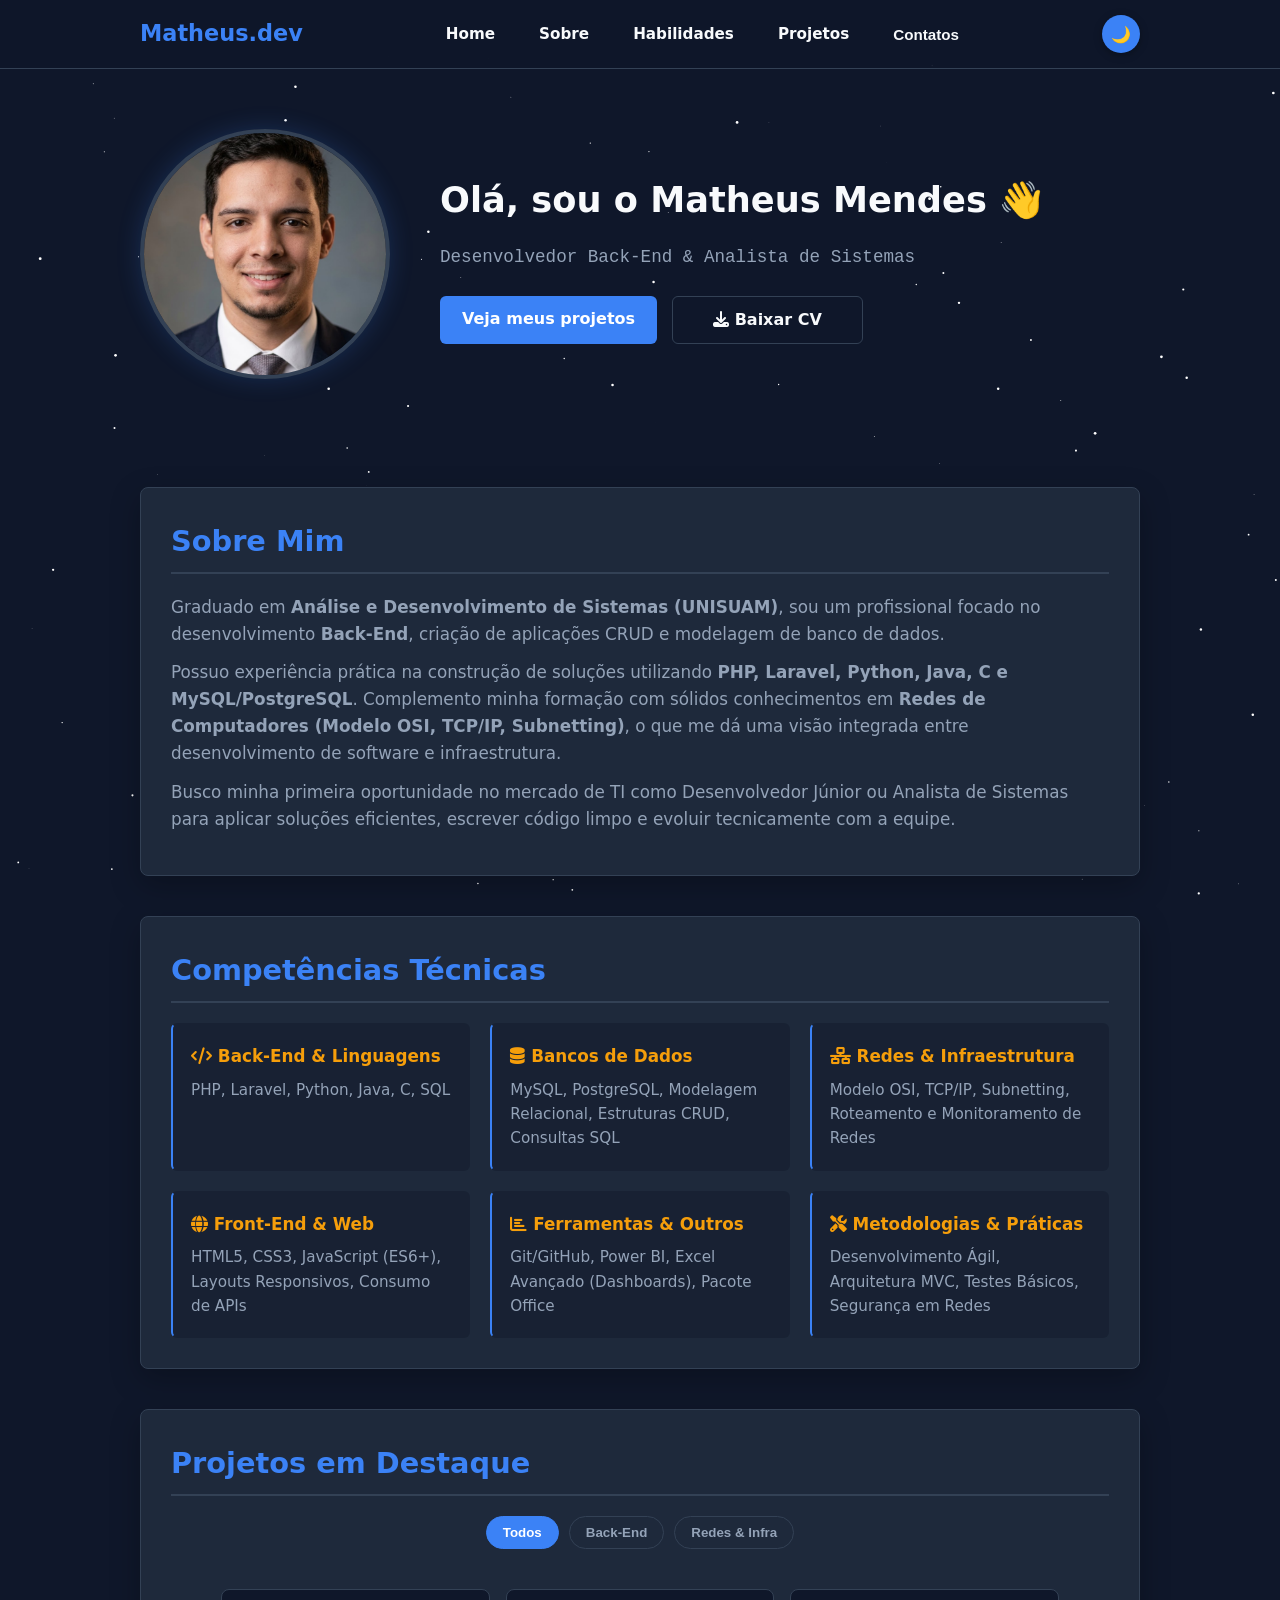
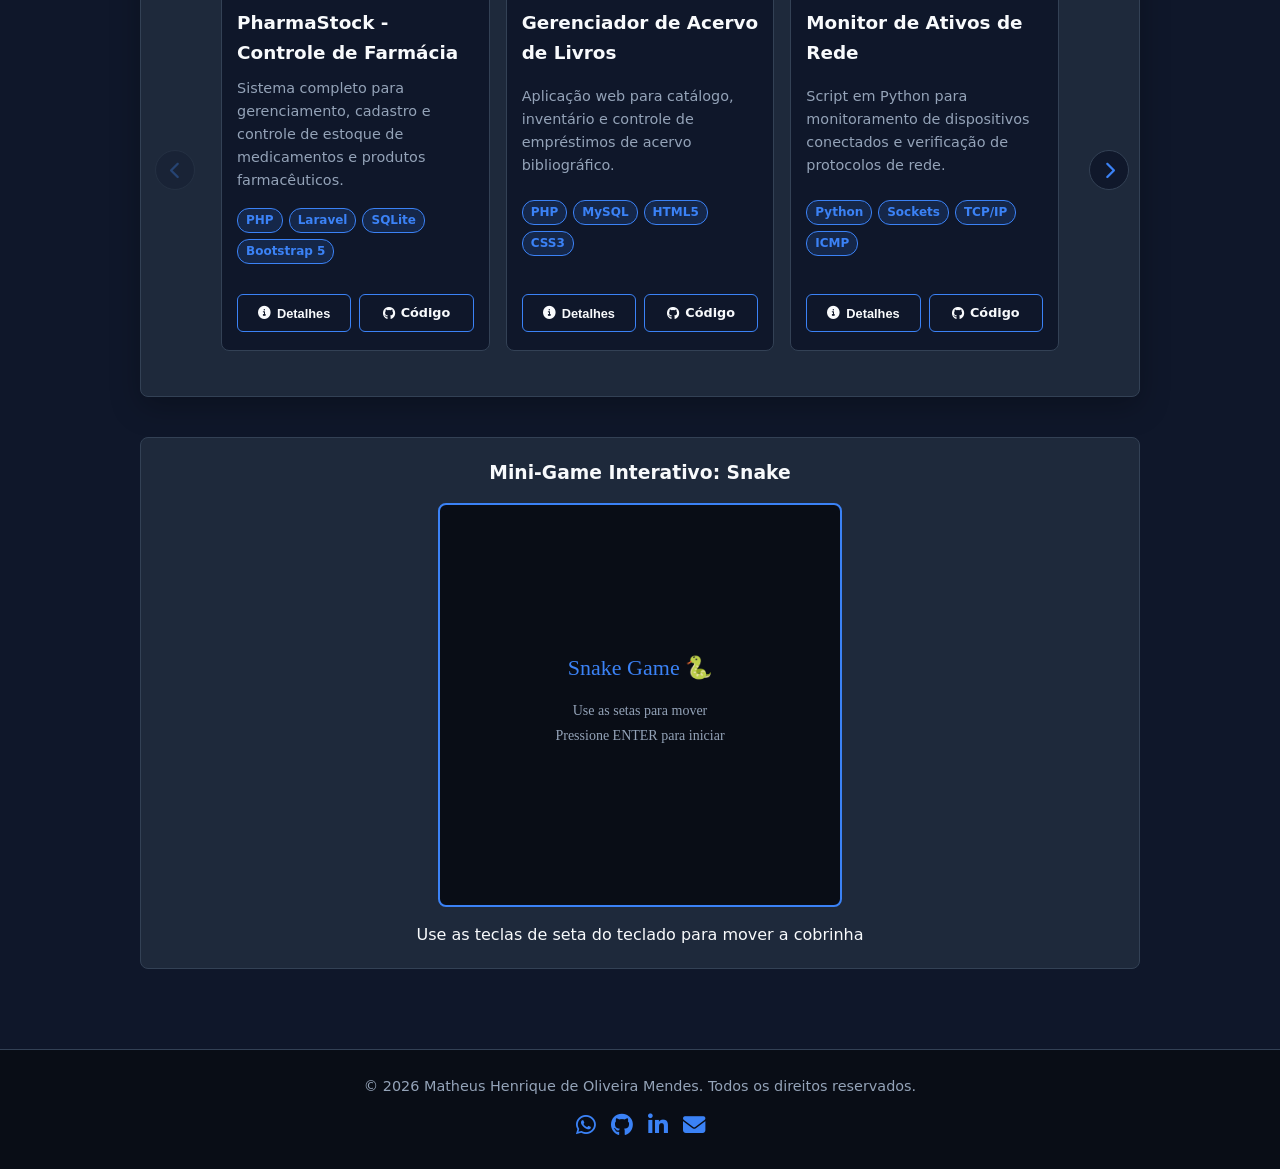
<file: index.html>
<!doctype html>
<html lang="pt-br">
  <head>
    <meta charset="UTF-8" />
    <meta name="viewport" content="width=device-width, initial-scale=1.0" />
    <meta
      name="description"
      content="Portfólio Profissional de Matheus Henrique de Oliveira Mendes - Desenvolvedor Back-End & Analista de Sistemas"
    />
    <title>Portfólio - Matheus Mendes</title>

    <!-- Estilos e Ícones Externos -->
    <link rel="stylesheet" href="assets/css/style.css" />
    <link
      rel="stylesheet"
      href="https://cdnjs.cloudflare.com/ajax/libs/font-awesome/6.5.0/css/all.min.css"
    />
    <link
      rel="shortcut icon"
      href="assets/img/programacao.png"
      type="image/x-icon"
    />
  </head>
  <body>
    <!-- Canvas de Animação de Fundo -->
    <canvas id="star-canvas"></canvas>
    <canvas id="background-canvas"></canvas>

    <!-- Botão Flutuante: Voltar ao Topo -->
    <button
      id="btn-topo"
      class="floater"
      title="Voltar ao topo"
      aria-label="Voltar ao topo"
    >
      <i class="fas fa-chevron-up"></i>
    </button>

    <!-- Cabeçalho & Navegação Principal -->
    <header>
      <nav class="navbar">
        <div class="logo"><a href="#home">Matheus.dev</a></div>

        <ul class="nav-links">
          <li><a href="#home">Home</a></li>
          <li><a href="#sobre">Sobre</a></li>
          <li><a href="#habilidades">Habilidades</a></li>
          <li><a href="#projetos">Projetos</a></li>
          <li class="dropdown">
            <button class="dropdown-toggle" aria-expanded="false">
              Contatos
            </button>
            <div class="dropdown-menu">
              <a
                href="https://wa.me/5521973835834?text=Olá%2C+vim+pelo+seu+site+e+gostaria+de+falar+com+você."
                target="_blank"
                title="WhatsApp"
                ><i class="fab fa-whatsapp"></i> WhatsApp</a
              >
              <a
                href="https://github.com/MatheusHenrique09"
                target="_blank"
                title="GitHub"
                ><i class="fab fa-github"></i> GitHub</a
              >
              <a
                href="https://linkedin.com/in/matheus-mendes-9a10b0290"
                target="_blank"
                title="LinkedIn"
                ><i class="fab fa-linkedin-in"></i> LinkedIn</a
              >
              <a href="mailto:MatheusHdom@Gmail.com" title="E-mail"
                ><i class="fas fa-envelope"></i> E-mail</a
              >
              <a
                href="assets/cv/Matheus_Curriculo.pdf"
                target="_blank"
                title="Currículo"
                ><i class="fas fa-file-alt"></i> Baixar CV</a
              >
            </div>
          </li>
        </ul>

        <!-- Ações da Direita (Tema + Hambúrguer Mobile) -->
        <div class="nav-actions">
          <button
            id="theme-toggle"
            class="theme-toggle"
            aria-label="Alternar tema claro e escuro"
          >
            🌙
          </button>
          <button
            class="hamburger"
            id="hamburger"
            aria-label="Abrir menu de navegação"
          >
            <i class="fas fa-bars"></i>
          </button>
        </div>
      </nav>
    </header>

    <main>
      <!-- Seção Hero / Apresentação -->
      <section id="home" class="hero">
        <div class="hero-content">
          <div class="hero-image">
            <img
              src="assets/img/photo.png"
              alt="Foto de perfil de Matheus Henrique"
              loading="lazy"
            />
          </div>
          <div class="hero-text">
            <h1>Olá, sou o Matheus Mendes 👋</h1>
            <p class="typing-effect">
              Desenvolvedor Back-End & Analista de Sistemas
            </p>
            <div class="hero-actions">
              <a href="#projetos" class="btn-cta">Veja meus projetos</a>
              <a
                href="assets/cv/Matheus_Curriculo.pdf"
                target="_blank"
                class="btn-secondary"
                ><i class="fas fa-download"></i> Baixar CV</a
              >
            </div>
          </div>
        </div>
      </section>

      <!-- Seção Sobre Mim -->
      <section id="sobre" class="sobre">
        <h2>Sobre Mim</h2>
        <p>
          Graduado em
          <strong>Análise e Desenvolvimento de Sistemas (UNISUAM)</strong>, sou
          um profissional focado no desenvolvimento <strong>Back-End</strong>,
          criação de aplicações CRUD e modelagem de banco de dados.
        </p>
        <p>
          Possuo experiência prática na construção de soluções utilizando
          <strong>PHP, Laravel, Python, Java, C e MySQL/PostgreSQL</strong>.
          Complemento minha formação com sólidos conhecimentos em
          <strong>Redes de Computadores (Modelo OSI, TCP/IP, Subnetting)</strong
          >, o que me dá uma visão integrada entre desenvolvimento de software e
          infraestrutura.
        </p>
        <p>
          Busco minha primeira oportunidade no mercado de TI como Desenvolvedor
          Júnior ou Analista de Sistemas para aplicar soluções eficientes,
          escrever código limpo e evoluir tecnicamente com a equipe.
        </p>
      </section>

      <!-- Seção Competências Técnicas -->
      <section id="habilidades" class="habilidades">
        <h2>Competências Técnicas</h2>
        <div class="skills-grid">
          <div class="skill-category">
            <h3><i class="fas fa-code"></i> Back-End & Linguagens</h3>
            <p>PHP, Laravel, Python, Java, C, SQL</p>
          </div>
          <div class="skill-category">
            <h3><i class="fas fa-database"></i> Bancos de Dados</h3>
            <p>
              MySQL, PostgreSQL, Modelagem Relacional, Estruturas CRUD,
              Consultas SQL
            </p>
          </div>
          <div class="skill-category">
            <h3><i class="fas fa-network-wired"></i> Redes & Infraestrutura</h3>
            <p>
              Modelo OSI, TCP/IP, Subnetting, Roteamento e Monitoramento de
              Redes
            </p>
          </div>
          <div class="skill-category">
            <h3><i class="fas fa-globe"></i> Front-End & Web</h3>
            <p>
              HTML5, CSS3, JavaScript (ES6+), Layouts Responsivos, Consumo de
              APIs
            </p>
          </div>
          <div class="skill-category">
            <h3><i class="fas fa-chart-bar"></i> Ferramentas & Outros</h3>
            <p>
              Git/GitHub, Power BI, Excel Avançado (Dashboards), Pacote Office
            </p>
          </div>
          <div class="skill-category">
            <h3><i class="fas fa-tools"></i> Metodologias & Práticas</h3>
            <p>
              Desenvolvimento Ágil, Arquitetura MVC, Testes Básicos, Segurança
              em Redes
            </p>
          </div>
        </div>
      </section>

      <!-- Seção de Projetos com Carrossel Dinâmico -->
      <section id="projetos" class="projetos">
        <h2>Projetos em Destaque</h2>

        <!-- Filtros por Categoria -->
        <div class="filter-buttons">
          <button class="btn-filter active" data-filter="all">Todos</button>
          <button class="btn-filter" data-filter="backend">Back-End</button>
          <button class="btn-filter" data-filter="redes">Redes & Infra</button>
        </div>

        <!-- Container do Carrossel -->
        <div class="carousel-container">
          <button
            class="carousel-btn prev"
            id="prevBtn"
            aria-label="Projeto anterior"
          >
            <i class="fas fa-chevron-left"></i>
          </button>

          <!-- O Javascript preenche essa div com os cards -->
          <div class="projects-grid" id="projects-container"></div>

          <button
            class="carousel-btn next"
            id="nextBtn"
            aria-label="Próximo projeto"
          >
            <i class="fas fa-chevron-right"></i>
          </button>
        </div>
      </section>

      <!-- Mini-Game Interativo -->
      <section id="game" class="game-section">
        <div class="container">
          <h3>Mini-Game Interativo: Snake</h3>
          <canvas id="snake" width="400" height="400"></canvas>
          <p>Use as teclas de seta do teclado para mover a cobrinha</p>
        </div>
      </section>
    </main>

    <!-- Modal Interativa de Detalhes -->
    <div id="project-modal" class="modal" aria-hidden="true">
      <div class="modal-content">
        <button class="close-modal" id="close-modal" aria-label="Fechar modal">
          &times;
        </button>
        <h3 id="modal-title">Título do Projeto</h3>
        <div class="modal-body">
          <p><strong>🎯 Problema:</strong> <span id="modal-problem"></span></p>
          <p>
            <strong>⚡ Desafio Técnico:</strong>
            <span id="modal-challenge"></span>
          </p>
          <p><strong>🏗️ Arquitetura:</strong> <span id="modal-arch"></span></p>
        </div>
        <div class="modal-footer">
          <a id="modal-github" href="#" target="_blank" class="btn-cta"
            ><i class="fab fa-github"></i> Repositório no GitHub</a
          >
        </div>
      </div>
    </div>

    <!-- Rodapé -->
    <footer class="footer">
      <div class="footer-content">
        <p>
          &copy; 2026 Matheus Henrique de Oliveira Mendes. Todos os direitos
          reservados.
        </p>
        <div class="social-icons">
          <a
            href="https://wa.me/5521973835834?text=Olá%2C+vim+pelo+seu+site+e+gostaria+de+falar+com+você."
            target="_blank"
            title="WhatsApp"
            ><i class="fab fa-whatsapp"></i
          ></a>
          <a
            href="https://github.com/MatheusHenrique09"
            target="_blank"
            title="GitHub"
            ><i class="fab fa-github"></i
          ></a>
          <a
            href="https://linkedin.com/in/matheus-mendes-9a10b0290"
            target="_blank"
            title="LinkedIn"
            ><i class="fab fa-linkedin-in"></i
          ></a>
          <a href="mailto:MatheusHdom@Gmail.com" title="E-mail"
            ><i class="fas fa-envelope"></i
          ></a>
        </div>
      </div>
    </footer>

    <script src="assets/js/script.js"></script>
  </body>
</html>
</file>
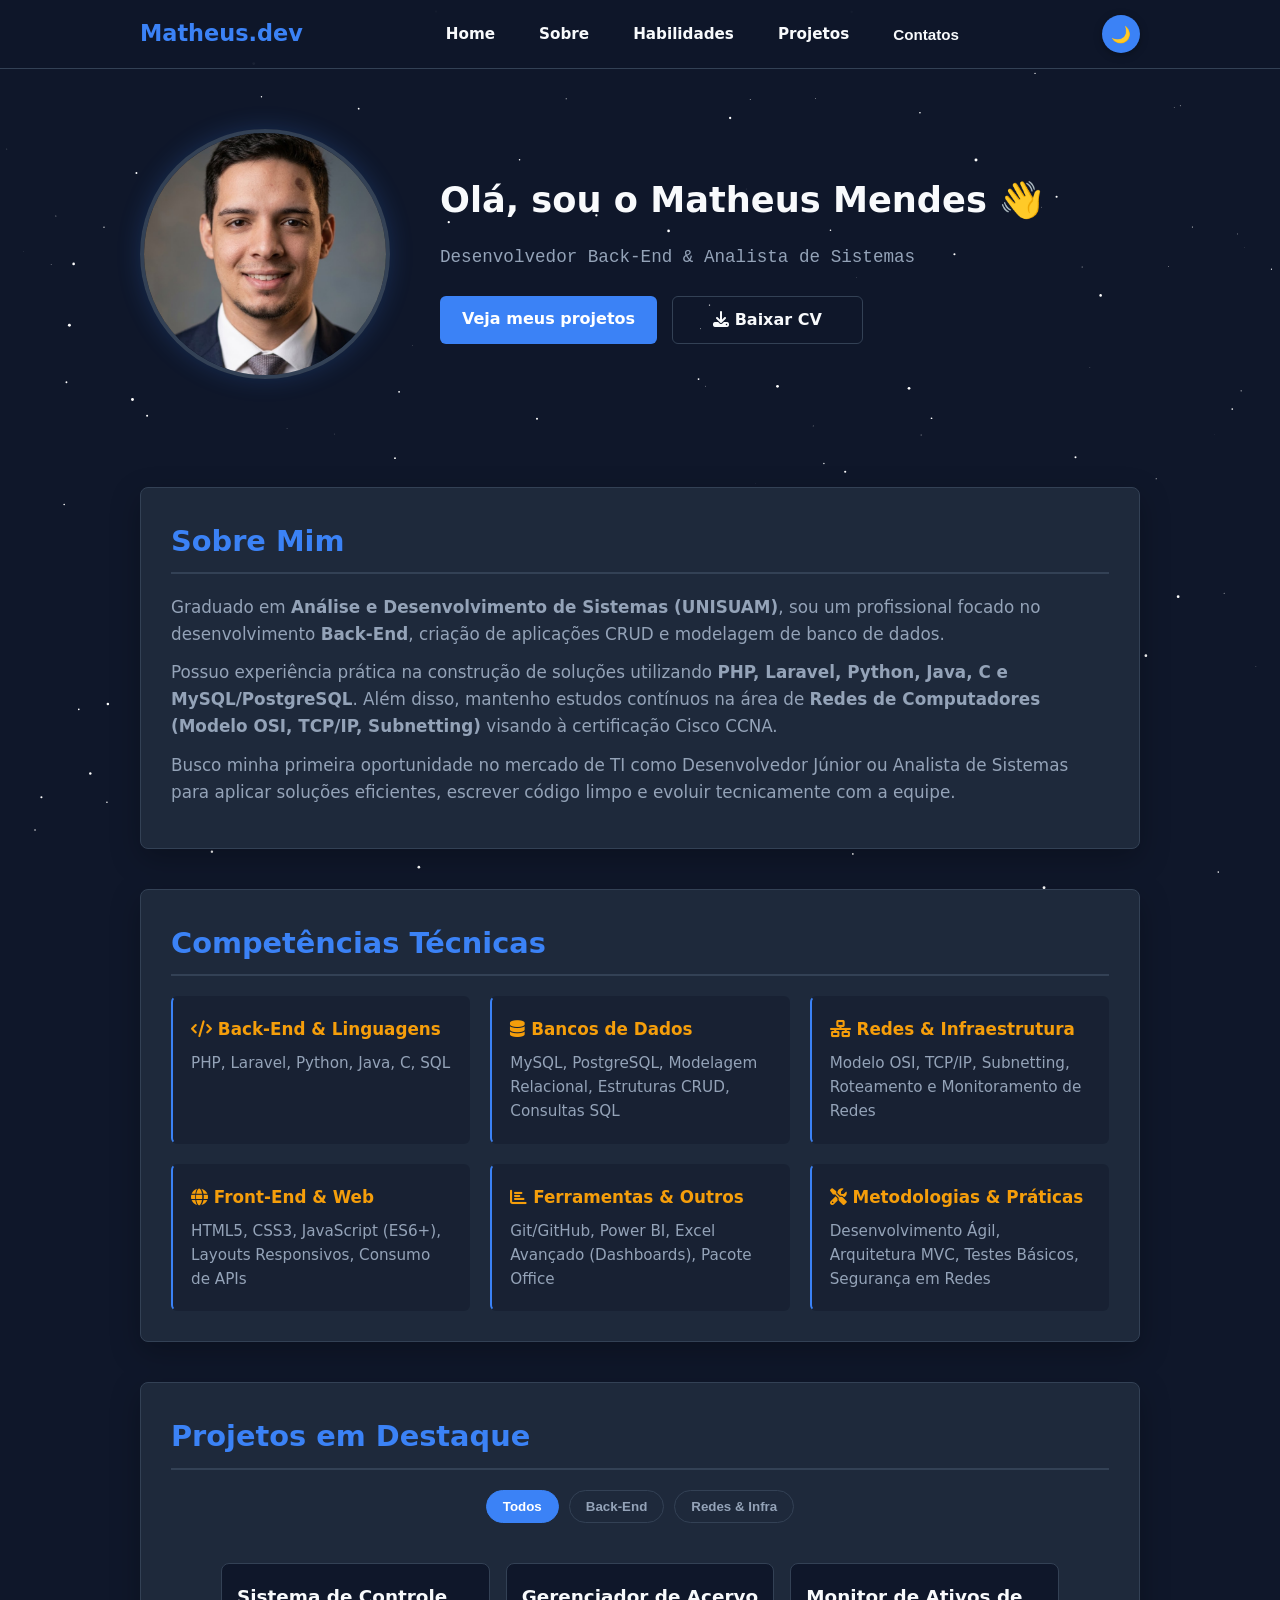
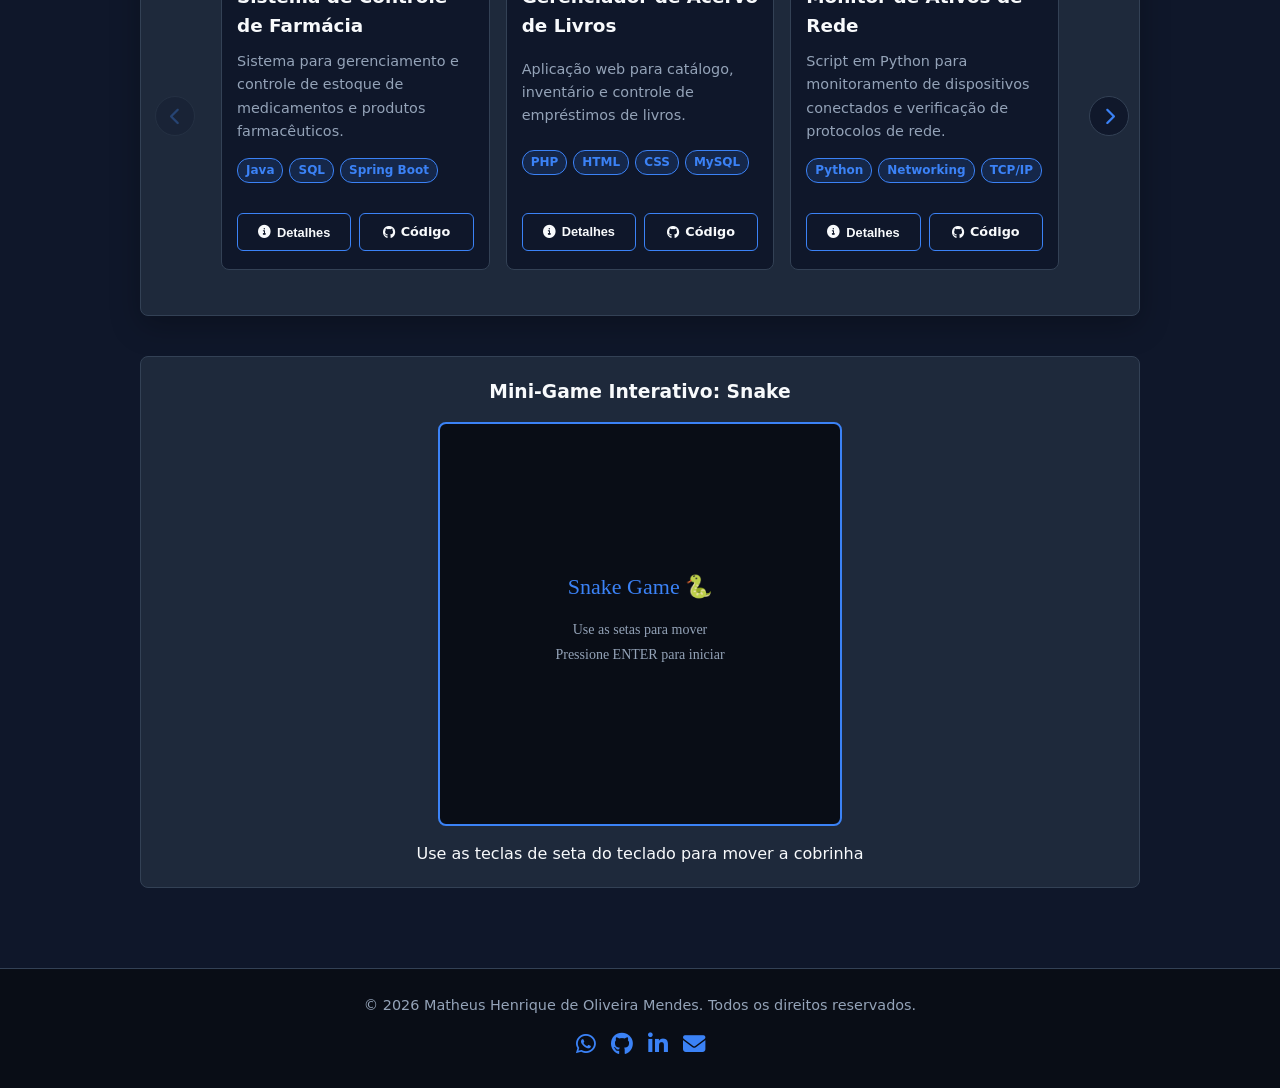
<file: src/index.html>
<!DOCTYPE html>
<html lang="pt-br">
<head>
  <meta charset="UTF-8" />
  <meta name="viewport" content="width=device-width, initial-scale=1.0"/>
  <meta name="description" content="Portfólio Profissional de Matheus Henrique de Oliveira Mendes - Desenvolvedor Back-End & Analista de Sistemas">
  <title>Portfólio - Matheus Mendes</title>
  
  <!-- Estilos e Ícones Externos -->
  <link rel="stylesheet" href="style.css"/>
  <link rel="stylesheet" href="https://cdnjs.cloudflare.com/ajax/libs/font-awesome/6.5.0/css/all.min.css" />
  <link rel="shortcut icon" href="img/programacao.png" type="image/x-icon">
</head>
<body>
  <!-- Canvas de Animação de Fundo -->
  <canvas id="star-canvas"></canvas>
  <canvas id="background-canvas"></canvas>

  <!-- Botão Flutuante: Voltar ao Topo -->
  <button id="btn-topo" class="floater" title="Voltar ao topo" aria-label="Voltar ao topo">
    <i class="fas fa-chevron-up"></i>
  </button>

  <!-- Cabeçalho & Navegação Principal -->
  <header>
    <nav class="navbar">
      <div class="logo"><a href="#home">Matheus.dev</a></div>

      <ul class="nav-links">
        <li><a href="#home">Home</a></li>
        <li><a href="#sobre">Sobre</a></li>
        <li><a href="#habilidades">Habilidades</a></li>
        <li><a href="#projetos">Projetos</a></li>
        <li class="dropdown">
          <button class="dropdown-toggle" aria-expanded="false">Contatos</button>
          <div class="dropdown-menu">
            <a href="https://wa.me/5521973835834?text=Olá%2C+vim+pelo+seu+site+e+gostaria+de+falar+com+você." target="_blank" title="WhatsApp"><i class="fab fa-whatsapp"></i> WhatsApp</a>
            <a href="https://github.com/MatheusHenrique09" target="_blank" title="GitHub"><i class="fab fa-github"></i> GitHub</a>
            <a href="https://linkedin.com/in/matheus-mendes-9a10b0290" target="_blank" title="LinkedIn"><i class="fab fa-linkedin-in"></i> LinkedIn</a>
            <a href="mailto:MatheusHdom@Gmail.com" title="E-mail"><i class="fas fa-envelope"></i> E-mail</a>
            <a href="cv/Matheus_Curriculo.pdf" target="_blank" title="Currículo"><i class="fas fa-file-alt"></i> Baixar CV</a>
          </div>
        </li>
      </ul>

      <!-- Ações da Direita (Tema + Hambúrguer Mobile) -->
      <div class="nav-actions">
        <button id="theme-toggle" class="theme-toggle" aria-label="Alternar tema claro e escuro">🌙</button>
        <button class="hamburger" id="hamburger" aria-label="Abrir menu de navegação">
          <i class="fas fa-bars"></i>
        </button>
      </div>
    </nav>
  </header>

  <main>
    <!-- Seção Hero / Apresentação -->
    <section id="home" class="hero">
      <div class="hero-content">
        <div class="hero-image">
          <img src="img/Captura de tela 2026-07-31 175053.png" alt="Foto de perfil de Matheus Henrique" loading="lazy" />
        </div>
        <div class="hero-text">
          <h1>Olá, sou o Matheus Mendes 👋</h1>
          <p class="typing-effect">Desenvolvedor Back-End & Analista de Sistemas</p>
          <div class="hero-actions">
            <a href="#projetos" class="btn-cta">Veja meus projetos</a>
            <a href="cv/Matheus_Curriculo.pdf" target="_blank" class="btn-secondary"><i class="fas fa-download"></i> Baixar CV</a>
          </div>
        </div>
      </div>
    </section>

    <!-- Seção Sobre Mim -->
    <section id="sobre" class="sobre">
      <h2>Sobre Mim</h2>
      <p>Graduado em <strong>Análise e Desenvolvimento de Sistemas (UNISUAM)</strong>, sou um profissional focado no desenvolvimento <strong>Back-End</strong>, criação de aplicações CRUD e modelagem de banco de dados.</p>
      <p>Possuo experiência prática na construção de soluções utilizando <strong>PHP, Laravel, Python, Java, C e MySQL/PostgreSQL</strong>. Além disso, mantenho estudos contínuos na área de <strong>Redes de Computadores (Modelo OSI, TCP/IP, Subnetting)</strong> visando à certificação Cisco CCNA.</p>
      <p>Busco minha primeira oportunidade no mercado de TI como Desenvolvedor Júnior ou Analista de Sistemas para aplicar soluções eficientes, escrever código limpo e evoluir tecnicamente com a equipe.</p>
    </section>

    <!-- Seção Competências Técnicas -->
    <section id="habilidades" class="habilidades">
      <h2>Competências Técnicas</h2>
      <div class="skills-grid">
        <div class="skill-category">
          <h3><i class="fas fa-code"></i> Back-End & Linguagens</h3>
          <p>PHP, Laravel, Python, Java, C, SQL</p>
        </div>
        <div class="skill-category">
          <h3><i class="fas fa-database"></i> Bancos de Dados</h3>
          <p>MySQL, PostgreSQL, Modelagem Relacional, Estruturas CRUD, Consultas SQL</p>
        </div>
        <div class="skill-category">
          <h3><i class="fas fa-network-wired"></i> Redes & Infraestrutura</h3>
          <p>Modelo OSI, TCP/IP, Subnetting, Roteamento e Monitoramento de Redes</p>
        </div>
        <div class="skill-category">
          <h3><i class="fas fa-globe"></i> Front-End & Web</h3>
          <p>HTML5, CSS3, JavaScript (ES6+), Layouts Responsivos, Consumo de APIs</p>
        </div>
        <div class="skill-category">
          <h3><i class="fas fa-chart-bar"></i> Ferramentas & Outros</h3>
          <p>Git/GitHub, Power BI, Excel Avançado (Dashboards), Pacote Office</p>
        </div>
        <div class="skill-category">
          <h3><i class="fas fa-tools"></i> Metodologias & Práticas</h3>
          <p>Desenvolvimento Ágil, Arquitetura MVC, Testes Básicos, Segurança em Redes</p>
        </div>
      </div>
    </section>

    <!-- Seção de Projetos com Carrossel Dinâmico -->
    <section id="projetos" class="projetos">
      <h2>Projetos em Destaque</h2>

      <!-- Filtros por Categoria -->
      <div class="filter-buttons">
        <button class="btn-filter active" data-filter="all">Todos</button>
        <button class="btn-filter" data-filter="backend">Back-End</button>
        <button class="btn-filter" data-filter="redes">Redes & Infra</button>
      </div>

      <!-- Container do Carrossel -->
      <div class="carousel-container">
        <button class="carousel-btn prev" id="prevBtn" aria-label="Projeto anterior">
          <i class="fas fa-chevron-left"></i>
        </button>

        <!-- O Javascript preenche essa div com os cards -->
        <div class="projects-grid" id="projects-container"></div>

        <button class="carousel-btn next" id="nextBtn" aria-label="Próximo projeto">
          <i class="fas fa-chevron-right"></i>
        </button>
      </div>
    </section>

    <!-- Mini-Game Interativo -->
    <section id="game" class="game-section">
      <div class="container">
        <h3>Mini-Game Interativo: Snake</h3>
        <canvas id="snake" width="400" height="400"></canvas>
        <p>Use as teclas de seta do teclado para mover a cobrinha</p>
      </div>
    </section>
  </main>

  <!-- Modal Interativa de Detalhes -->
  <div id="project-modal" class="modal" aria-hidden="true">
    <div class="modal-content">
      <button class="close-modal" id="close-modal" aria-label="Fechar modal">&times;</button>
      <h3 id="modal-title">Título do Projeto</h3>
      <div class="modal-body">
        <p><strong>🎯 Problema:</strong> <span id="modal-problem"></span></p>
        <p><strong>⚡ Desafio Técnico:</strong> <span id="modal-challenge"></span></p>
        <p><strong>🏗️ Arquitetura:</strong> <span id="modal-arch"></span></p>
      </div>
      <div class="modal-footer">
        <a id="modal-github" href="#" target="_blank" class="btn-cta"><i class="fab fa-github"></i> Repositório no GitHub</a>
      </div>
    </div>
  </div>

  <!-- Rodapé -->
  <footer class="footer">
    <div class="footer-content">
      <p>&copy; 2026 Matheus Henrique de Oliveira Mendes. Todos os direitos reservados.</p>
      <div class="social-icons">
        <a href="https://wa.me/5521973835834?text=Olá%2C+vim+pelo+seu+site+e+gostaria+de+falar+com+você." target="_blank" title="WhatsApp"><i class="fab fa-whatsapp"></i></a>
        <a href="https://github.com/MatheusHenrique09" target="_blank" title="GitHub"><i class="fab fa-github"></i></a>
        <a href="https://linkedin.com/in/matheus-mendes-9a10b0290" target="_blank" title="LinkedIn"><i class="fab fa-linkedin-in"></i></a>
        <a href="mailto:MatheusHdom@Gmail.com" title="E-mail"><i class="fas fa-envelope"></i></a>
      </div>
    </div>
  </footer>

  <script src="script.js"></script>
</body>
</html>
</file>
<file: assets/css/style.css>
/* ==========================================================================
   1. VARIÁVEIS DE TEMA E CONFIGURAÇÕES GLOBAIS
   ========================================================================== */
:root {
  --primary-color: #3b82f6;        
  --primary-hover: #1d4ed8;        
  --background-dark: #0f172a;     
  --surface-dark: #1e293b;        
  --surface-border: #334155;      
  
  --text-light: #f8fafc;         
  --text-muted: #94a3b8;         
  --text-dark: #0f172a;          
  
  --highlight-color: #f59e0b;     
}

* {
  margin: 0;
  padding: 0;
  box-sizing: border-box;
}

body {
  font-family: 'Segoe UI', system-ui, -apple-system, sans-serif;
  background-color: var(--background-dark);
  color: var(--text-light);
  line-height: 1.6;
}

#star-canvas, #background-canvas {
  position: fixed;
  top: 0;
  left: 0;
  width: 100%;
  height: 100%;
  z-index: -1;
  pointer-events: none;
}

/* ==========================================================================
   2. TEMA CLARO (ALTO CONTRASTE)
   ========================================================================== */
body.light {
  background-color: #ffffff;
  color: #1e293b;
}

body.light header {
  background-color: rgba(255, 255, 255, 0.95);
  border-bottom-color: #e2e8f0;
}
 
body.light .nav-links a,
body.light .dropdown-toggle {
  color: #1e293b;
}

body.light .sobre,
body.light .habilidades,
body.light .projetos,
body.light .container {
  background-color: #ffffff;
  border-color: #e2e8f0;
  color: #1e293b;
  box-shadow: 0 4px 20px rgba(0, 0, 0, 0.05);
}

body.light .dropdown-menu a {
  color: white;
}

body.light .sobre p,
body.light .hero-text p {
  color: #475569;
}

body.light .skill-category {
  background-color: #f1f5f9;
  border-left: 4px solid var(--primary-color);
}

body.light .skill-category h3 {
  color: #2563eb;
}

body.light .skill-category p {
  color: #334155;
}

body.light .card {
  background-color: #f8fafc;
  border-color: #e2e8f0;
}

body.light .card:hover {
  border-color: var(--primary-hover);
}

body.light .card h3 {
  color: #0f172a;
}

body.light .card p {
  color: #475569;
}

body.light .modal-content {
  background-color: #ffffff;
  border-color: #e2e8f0;
  color: #1e293b;
}

body.light .modal-body p {
  color: #334155;
}

a, button {
  transition: all 0.2s ease-in-out;
}

a:focus, button:focus {
  outline: 2px solid var(--primary-color);
  outline-offset: 2px;
}

/* ==========================================================================
   3. NAVEGAÇÃO E HEADER
   ========================================================================== */
header {
  background-color: rgba(15, 23, 42, 0.85);
  backdrop-filter: blur(12px);
  -webkit-backdrop-filter: blur(12px);
  padding: 15px 20px;
  position: sticky;
  top: 0;
  z-index: 1000;
  border-bottom: 1px solid var(--surface-border);
}

.navbar {
  max-width: 1000px;
  margin: 0 auto;
  display: flex;
  justify-content: space-between;
  align-items: center;
}

.logo a {
  font-weight: 700;
  font-size: 1.4rem;
  color: var(--primary-color);
  text-decoration: none;
}

.nav-links {
  list-style: none;
  display: flex;
  gap: 20px;
  align-items: center;
}

.nav-links a,
.dropdown-toggle {
  color: var(--text-light);
  text-decoration: none;
  padding: 8px 12px;
  font-weight: 600;
  border-radius: 6px;
  cursor: pointer;
  background: transparent;
  border: none;
  font-size: 0.95rem;
}

.nav-links a:hover,
.dropdown-toggle:hover {
  background-color: rgba(59, 130, 246, 0.15);
  color: var(--primary-color);
}

/* Agrupamento de Ações no Header (Tema + Hambúrguer) */
.nav-actions {
  display: flex;
  align-items: center;
  gap: 12px;
}

#theme-toggle, .theme-toggle {
  position: relative !important;
  top: auto !important;
  right: auto !important;
  background-color: var(--primary-color);
  color: #fff;
  border: none;
  border-radius: 50%;
  width: 38px;
  height: 38px;
  font-size: 1rem;
  cursor: pointer;
  box-shadow: 0 2px 8px rgba(0, 0, 0, 0.3);
  display: flex;
  align-items: center;
  justify-content: center;
}

#theme-toggle:hover, .theme-toggle:hover {
  background-color: var(--primary-hover);
  transform: scale(1.05);
}

.hamburger {
  display: none;
  background: none;
  border: none;
  font-size: 1.5rem;
  color: inherit;
  cursor: pointer;
}

.dropdown {
  position: relative;
}

.dropdown-menu {
  position: absolute;
  top: 100%;
  right: 0;
  background-color: var(--surface-dark);
  border: 1px solid var(--surface-border);
  border-radius: 8px;
  display: none;
  flex-direction: column;
  min-width: 170px;
  box-shadow: 0 10px 25px rgba(0,0,0,0.5);
  z-index: 1001;
  padding: 8px 0;
}

.dropdown-menu.show {
  display: flex;
}

.dropdown-menu a {
  padding: 10px 16px;
  color: var(--text-light);
  font-weight: 500;
  display: flex;
  align-items: center;
  gap: 10px;
  text-decoration: none;
}

.dropdown-menu a:hover {
  background-color: var(--primary-color);
  color: #fff;
}

/* ==========================================================================
   4. SEÇÃO HERO E SOBRE MIM
   ========================================================================== */
.hero {
  padding: 60px 20px;
  display: flex;
  justify-content: center;
  align-items: center;
}

.hero-content {
  display: flex;
  align-items: center;
  gap: 50px;
  max-width: 1000px;
  width: 100%;
}

.hero-image img {
  width: 250px;
  height: 250px;
  border-radius: 50%;
  object-fit: cover;
  border: 4px solid var(--surface-border);
  box-shadow: 0 0 25px rgba(59, 130, 246, 0.2);
  transition: transform 0.3s ease, border-color 0.3s ease;
}

.hero-image img:hover {
  transform: scale(1.03);
  border-color: var(--primary-color);
}

.hero-text {
  flex: 1;
}

.hero-text h1 {
  font-size: 2.2rem;
  margin-bottom: 15px;
  font-weight: 700;
}

.hero-text p {
  color: var(--text-muted);
  font-size: 1.1rem;
  margin-bottom: 25px;
  font-family: Consolas, monospace;
}

.hero-actions {
  display: flex;
  gap: 15px;
}

.btn-cta {
  background-color: var(--primary-color);
  color: #fff;
  border: none;
  padding: 10px 22px;
  border-radius: 6px;
  font-weight: 600;
  cursor: pointer;
  text-decoration: none;
  display: inline-block;
}

.btn-cta:hover {
  background-color: var(--primary-hover);
}

.btn-secondary {
  background-color: transparent;
  color: inherit;
  border: 1px solid var(--surface-border);
  padding: 10px 40px;
  border-radius: 6px;
  font-weight: 600;
  cursor: pointer;
  text-decoration: none;
  display: inline-block;
}

.btn-secondary:hover {
  border-color: var(--primary-color);
  color: var(--primary-color);
}

.sobre, .habilidades, .projetos {
  background-color: var(--surface-dark);
  border: 1px solid var(--surface-border);
  max-width: 1000px;
  margin: 40px auto;
  padding: 30px;
  border-radius: 8px;
  box-shadow: 0 10px 30px rgba(0, 0, 0, 0.25);
}

h2 {
  font-size: 1.8rem;
  margin-bottom: 20px;
  color: var(--primary-color);
  border-bottom: 2px solid var(--surface-border);
  padding-bottom: 8px;
}

.sobre p {
  color: var(--text-muted);
  font-size: 1.05rem;
  margin-bottom: 12px;
}

/* ==========================================================================
   5. GRID DE HABILIDADES
   ========================================================================== */
.skills-grid {
  display: grid;
  grid-template-columns: repeat(auto-fit, minmax(220px, 1fr));
  gap: 20px;
  margin-top: 20px;
}

.skill-category {
  background: rgba(15, 23, 42, 0.4);
  padding: 18px;
  border-radius: 6px;
  box-sizing: border-box;
  border: 2px solid transparent; 
  border-left-color: var(--primary-color);
  transition: border-color 0.2s ease; 
}

.skill-category:hover {
  border-color: var(--primary-color);
}

.skill-category h3 {
  font-size: 1.05rem;
  color: var(--highlight-color);
  margin-bottom: 8px;
}

.skill-category p {
  font-size: 0.95rem;
  color: var(--text-muted);
}

/* ==========================================================================
   6. CARROSSEL DE PROJETOS
   ========================================================================== */
.filter-buttons {
  display: flex;
  justify-content: center;
  gap: 10px;
  margin-bottom: 25px;
  flex-wrap: wrap;
}

.btn-filter {
  background-color: transparent;
  color: var(--text-muted);
  border: 1px solid var(--surface-border);
  padding: 8px 16px;
  border-radius: 20px;
  font-weight: 600;
  cursor: pointer;
}

.btn-filter:hover, .btn-filter.active {
  background-color: var(--primary-color);
  color: #fff;
  border-color: var(--primary-color);
}

.carousel-container {
  position: relative;
  display: flex;
  align-items: center;
  width: 100%;
  padding: 0 45px;
  box-sizing: border-box;
}

.projects-grid {
  display: flex;
  gap: 16px;
  overflow-x: hidden;
  scroll-behavior: smooth;
  padding: 15px 5px;
  width: 100%;
}

.card {
  flex: 0 0 calc((100% - 32px) / 3);
  background-color: #0f172a;
  border: 1px solid var(--surface-border);
  border-radius: 8px;
  padding: 18px 15px;
  display: flex;
  flex-direction: column;
  justify-content: space-between;
  box-sizing: border-box;
  transition: transform 0.2s ease, border-color 0.2s ease;
}

.card:hover {
  border-color: var(--primary-color);
  transform: translateY(-4px);
}

.card h3 {
  font-size: 1.15rem;
  margin-bottom: 10px;
}

.card p {
  color: var(--text-muted);
  font-size: 0.9rem;
  margin-bottom: 15px;
}

.tech-tags {
  display: flex;
  gap: 6px;
  flex-wrap: wrap;
  margin-bottom: 15px;
}

.tag {
  background-color: rgba(59, 130, 246, 0.15);
  color: var(--primary-color);
  border: 1px solid var(--primary-color);
  padding: 2px 8px;
  border-radius: 12px;
  font-size: 0.75rem;
  font-weight: 600;
}

.card-links {
  display: flex;
  gap: 8px;
  justify-content: space-between;
  margin-top: 15px;
}

.btn-card {
  flex: 1;
  display: inline-flex;
  align-items: center;
  justify-content: center;
  gap: 6px;
  padding: 8px 10px;
  background-color: transparent;
  border: 1px solid var(--primary-color);
  color: inherit;
  text-decoration: none;
  border-radius: 6px;
  font-size: 0.8rem;
  font-weight: 600;
  cursor: pointer;
}

.btn-card:hover {
  background-color: var(--primary-color);
  color: #fff;
}

.carousel-btn {
  position: absolute;
  top: 50%;
  transform: translateY(-50%);
  z-index: 10;
  width: 40px;
  height: 40px;
  border-radius: 50%;
  background: rgba(15, 23, 42, 0.9);
  border: 1px solid var(--surface-border);
  color: var(--primary-color);
  font-size: 1.1rem;
  cursor: pointer;
  display: flex;
  align-items: center;
  justify-content: center;
  transition: all 0.2s ease;
}

.carousel-btn:hover {
  background-color: var(--primary-color);
  color: #fff;
  box-shadow: 0 0 12px rgba(59, 130, 246, 0.5);
}

.carousel-btn:disabled {
  opacity: 0.3;
  cursor: not-allowed;
}

.carousel-btn.prev { left: -16px; }
.carousel-btn.next { right: -20px; }

/* ==========================================================================
   7. MODAL DE DETALHES
   ========================================================================== */
.modal {
  display: none;
  position: fixed;
  top: 0;
  left: 0;
  width: 100%;
  height: 100%;
  background-color: rgba(15, 23, 42, 0.8);
  backdrop-filter: blur(6px);
  z-index: 2000;
  justify-content: center;
  align-items: center;
  padding: 20px;
}

.modal.show {
  display: flex;
}

.modal-content {
  background-color: var(--surface-dark);
  border: 1px solid var(--surface-border);
  border-radius: 12px;
  max-width: 550px;
  width: 100%;
  padding: 25px;
  position: relative;
  box-shadow: 0 15px 35px rgba(0, 0, 0, 0.5);
  animation: fadeInModal 0.3s cubic-bezier(0.16, 1, 0.3, 1);
}

@keyframes fadeInModal {
  from { opacity: 0; transform: translateY(-20px); }
  to { opacity: 1; transform: translateY(0); }
}

.close-modal {
  position: absolute;
  top: 15px;
  right: 20px;
  background: none;
  border: none;
  font-size: 1.8rem;
  color: var(--text-muted);
  cursor: pointer;
}

.close-modal:hover {
  color: var(--primary-color);
}

.modal-content h3 {
  color: var(--primary-color);
  margin-bottom: 15px;
  font-size: 1.4rem;
}

.modal-body p {
  margin-bottom: 12px;
  font-size: 0.95rem;
  line-height: 1.5;
}

.modal-body strong {
  color: var(--highlight-color);
}

.modal-footer {
  margin-top: 20px;
  text-align: right;
}

/* ==========================================================================
   8. MINI-GAME E BOTÃO VOLTAR AO TOPO
   ========================================================================== */
.game-section {
  max-width: 1000px;
  margin: 40px auto 80px;
  text-align: center;
}

.container {
  background-color: var(--surface-dark);
  border: 1px solid var(--surface-border);
  padding: 20px;
  border-radius: 8px;
}

canvas#snake {
  background-color: #090d16;
  border: 2px solid var(--primary-color);
  border-radius: 8px;
  margin: 15px auto;
  display: block;
  max-width: 100%;
  height: auto;
}

.floater {
  position: fixed;
  bottom: 25px;
  right: 25px;
  background-color: var(--primary-color);
  color: #fff;
  border: none;
  border-radius: 50%;
  width: 45px;
  height: 45px;
  font-size: 1.1rem;
  cursor: pointer;
  box-shadow: 0 4px 12px rgba(0, 0, 0, 0.4);
  display: none;
  align-items: center;
  justify-content: center;
  z-index: 1002;
}

.floater:hover {
  background-color: var(--primary-hover);
  transform: scale(1.08);
}

/* ==========================================================================
   9. RODAPÉ E RESPONSIVIDADE
   ========================================================================== */
.footer {
  background-color: #090d16;
  border-top: 1px solid var(--surface-border);
  padding: 25px 20px;
  text-align: center;
  color: var(--text-muted);
  font-size: 0.9rem;
}

.social-icons {
  margin-top: 10px;
  display: flex;
  justify-content: center;
  gap: 15px;
}

.social-icons a {
  color: var(--primary-color);
  font-size: 1.4rem;
}

.social-icons a:hover {
  color: inherit;
}

@media (max-width: 1150px) {
  .hamburger {
    display: block;
  }

  .nav-links {
    display: none;
    flex-direction: column;
    width: 100%;
    background-color: var(--surface-dark);
    position: absolute;
    top: 100%;
    left: 0;
    padding: 15px 0;
    border-bottom: 1px solid var(--surface-border);
  }

  /* Estilos para o menu mobile no modo claro */
  body.light .nav-links {
    background-color: #ffffff;
    border-bottom-color: #e2e8f0;
    box-shadow: 0 10px 15px rgba(0, 0, 0, 0.1);
  } /* <-- Chave fechada aqui! */

  body.light .dropdown-toggle {
    color: #1e293b;
  }

  .nav-links.active {
    display: flex;
  }

  .hero-content {
    flex-direction: column;
    text-align: center;
  }

  .hero-actions {
    justify-content: center;
  }

  .carousel-container {
    padding: 0 25px;
  }

  .projects-grid {
    overflow-x: auto;
  }

  .card {
    flex: 0 0 100%;
  }

  #game {
    display: none;
  }
}
</file>
<file: src/style.css>
/* ==========================================================================
   1. VARIÁVEIS DE TEMA E CONFIGURAÇÕES GLOBAIS
   ========================================================================== */
:root {
  --primary-color: #3b82f6;        
  --primary-hover: #1d4ed8;        
  --background-dark: #0f172a;     
  --surface-dark: #1e293b;        
  --surface-border: #334155;      
  
  --text-light: #f8fafc;         
  --text-muted: #94a3b8;         
  --text-dark: #0f172a;          
  
  --highlight-color: #f59e0b;     
}

* {
  margin: 0;
  padding: 0;
  box-sizing: border-box;
}

body {
  font-family: 'Segoe UI', system-ui, -apple-system, sans-serif;
  background-color: var(--background-dark);
  color: var(--text-light);
  line-height: 1.6;
}

#star-canvas, #background-canvas {
  position: fixed;
  top: 0;
  left: 0;
  width: 100%;
  height: 100%;
  z-index: -1;
  pointer-events: none;
}

/* ==========================================================================
   2. TEMA CLARO (ALTO CONTRASTE)
   ========================================================================== */
body.light {
  background-color: #ffffff;
  color: #1e293b;
}

body.light header {
  background-color: rgba(255, 255, 255, 0.95);
  border-bottom-color: #e2e8f0;
}
 
body.light .nav-links a,
body.light .dropdown-toggle {
  color: #1e293b;
}

body.light .sobre,
body.light .habilidades,
body.light .projetos,
body.light .container {
  background-color: #ffffff;
  border-color: #e2e8f0;
  color: #1e293b;
  box-shadow: 0 4px 20px rgba(0, 0, 0, 0.05);
}

body.light .dropdown-menu a {
  color: white;
}

body.light .sobre p,
body.light .hero-text p {
  color: #475569;
}

body.light .skill-category {
  background-color: #f1f5f9;
  border-left: 4px solid var(--primary-color);
}

body.light .skill-category h3 {
  color: #2563eb;
}

body.light .skill-category p {
  color: #334155;
}

body.light .card {
  background-color: #f8fafc;
  border-color: #e2e8f0;
}

body.light .card:hover {
  border-color: var(--primary-hover);
}

body.light .card h3 {
  color: #0f172a;
}

body.light .card p {
  color: #475569;
}

body.light .modal-content {
  background-color: #ffffff;
  border-color: #e2e8f0;
  color: #1e293b;
}

body.light .modal-body p {
  color: #334155;
}

a, button {
  transition: all 0.2s ease-in-out;
}

a:focus, button:focus {
  outline: 2px solid var(--primary-color);
  outline-offset: 2px;
}

/* ==========================================================================
   3. NAVEGAÇÃO E HEADER
   ========================================================================== */
header {
  background-color: rgba(15, 23, 42, 0.85);
  backdrop-filter: blur(12px);
  -webkit-backdrop-filter: blur(12px);
  padding: 15px 20px;
  position: sticky;
  top: 0;
  z-index: 1000;
  border-bottom: 1px solid var(--surface-border);
}

.navbar {
  max-width: 1000px;
  margin: 0 auto;
  display: flex;
  justify-content: space-between;
  align-items: center;
}

.logo a {
  font-weight: 700;
  font-size: 1.4rem;
  color: var(--primary-color);
  text-decoration: none;
}

.nav-links {
  list-style: none;
  display: flex;
  gap: 20px;
  align-items: center;
}

.nav-links a,
.dropdown-toggle {
  color: var(--text-light);
  text-decoration: none;
  padding: 8px 12px;
  font-weight: 600;
  border-radius: 6px;
  cursor: pointer;
  background: transparent;
  border: none;
  font-size: 0.95rem;
}

.nav-links a:hover,
.dropdown-toggle:hover {
  background-color: rgba(59, 130, 246, 0.15);
  color: var(--primary-color);
}

/* Agrupamento de Ações no Header (Tema + Hambúrguer) */
.nav-actions {
  display: flex;
  align-items: center;
  gap: 12px;
}

#theme-toggle, .theme-toggle {
  position: relative !important;
  top: auto !important;
  right: auto !important;
  background-color: var(--primary-color);
  color: #fff;
  border: none;
  border-radius: 50%;
  width: 38px;
  height: 38px;
  font-size: 1rem;
  cursor: pointer;
  box-shadow: 0 2px 8px rgba(0, 0, 0, 0.3);
  display: flex;
  align-items: center;
  justify-content: center;
}

#theme-toggle:hover, .theme-toggle:hover {
  background-color: var(--primary-hover);
  transform: scale(1.05);
}

.hamburger {
  display: none;
  background: none;
  border: none;
  font-size: 1.5rem;
  color: inherit;
  cursor: pointer;
}

.dropdown {
  position: relative;
}

.dropdown-menu {
  position: absolute;
  top: 100%;
  right: 0;
  background-color: var(--surface-dark);
  border: 1px solid var(--surface-border);
  border-radius: 8px;
  display: none;
  flex-direction: column;
  min-width: 170px;
  box-shadow: 0 10px 25px rgba(0,0,0,0.5);
  z-index: 1001;
  padding: 8px 0;
}

.dropdown-menu.show {
  display: flex;
}

.dropdown-menu a {
  padding: 10px 16px;
  color: var(--text-light);
  font-weight: 500;
  display: flex;
  align-items: center;
  gap: 10px;
  text-decoration: none;
}

.dropdown-menu a:hover {
  background-color: var(--primary-color);
  color: #fff;
}

/* ==========================================================================
   4. SEÇÃO HERO E SOBRE MIM
   ========================================================================== */
.hero {
  padding: 60px 20px;
  display: flex;
  justify-content: center;
  align-items: center;
}

.hero-content {
  display: flex;
  align-items: center;
  gap: 50px;
  max-width: 1000px;
  width: 100%;
}

.hero-image img {
  width: 250px;
  height: 250px;
  border-radius: 50%;
  object-fit: cover;
  border: 4px solid var(--surface-border);
  box-shadow: 0 0 25px rgba(59, 130, 246, 0.2);
  transition: transform 0.3s ease, border-color 0.3s ease;
}

.hero-image img:hover {
  transform: scale(1.03);
  border-color: var(--primary-color);
}

.hero-text {
  flex: 1;
}

.hero-text h1 {
  font-size: 2.2rem;
  margin-bottom: 15px;
  font-weight: 700;
}

.hero-text p {
  color: var(--text-muted);
  font-size: 1.1rem;
  margin-bottom: 25px;
  font-family: Consolas, monospace;
}

.hero-actions {
  display: flex;
  gap: 15px;
}

.btn-cta {
  background-color: var(--primary-color);
  color: #fff;
  border: none;
  padding: 10px 22px;
  border-radius: 6px;
  font-weight: 600;
  cursor: pointer;
  text-decoration: none;
  display: inline-block;
}

.btn-cta:hover {
  background-color: var(--primary-hover);
}

.btn-secondary {
  background-color: transparent;
  color: inherit;
  border: 1px solid var(--surface-border);
  padding: 10px 40px;
  border-radius: 6px;
  font-weight: 600;
  cursor: pointer;
  text-decoration: none;
  display: inline-block;
}

.btn-secondary:hover {
  border-color: var(--primary-color);
  color: var(--primary-color);
}

.sobre, .habilidades, .projetos {
  background-color: var(--surface-dark);
  border: 1px solid var(--surface-border);
  max-width: 1000px;
  margin: 40px auto;
  padding: 30px;
  border-radius: 8px;
  box-shadow: 0 10px 30px rgba(0, 0, 0, 0.25);
}

h2 {
  font-size: 1.8rem;
  margin-bottom: 20px;
  color: var(--primary-color);
  border-bottom: 2px solid var(--surface-border);
  padding-bottom: 8px;
}

.sobre p {
  color: var(--text-muted);
  font-size: 1.05rem;
  margin-bottom: 12px;
}

/* ==========================================================================
   5. GRID DE HABILIDADES
   ========================================================================== */
.skills-grid {
  display: grid;
  grid-template-columns: repeat(auto-fit, minmax(220px, 1fr));
  gap: 20px;
  margin-top: 20px;
}

.skill-category {
  background: rgba(15, 23, 42, 0.4);
  padding: 18px;
  border-radius: 6px;
  box-sizing: border-box;
  border: 2px solid transparent; 
  border-left-color: var(--primary-color);
  transition: border-color 0.2s ease; 
}

.skill-category:hover {
  border-color: var(--primary-color);
}

.skill-category h3 {
  font-size: 1.05rem;
  color: var(--highlight-color);
  margin-bottom: 8px;
}

.skill-category p {
  font-size: 0.95rem;
  color: var(--text-muted);
}

/* ==========================================================================
   6. CARROSSEL DE PROJETOS
   ========================================================================== */
.filter-buttons {
  display: flex;
  justify-content: center;
  gap: 10px;
  margin-bottom: 25px;
  flex-wrap: wrap;
}

.btn-filter {
  background-color: transparent;
  color: var(--text-muted);
  border: 1px solid var(--surface-border);
  padding: 8px 16px;
  border-radius: 20px;
  font-weight: 600;
  cursor: pointer;
}

.btn-filter:hover, .btn-filter.active {
  background-color: var(--primary-color);
  color: #fff;
  border-color: var(--primary-color);
}

.carousel-container {
  position: relative;
  display: flex;
  align-items: center;
  width: 100%;
  padding: 0 45px;
  box-sizing: border-box;
}

.projects-grid {
  display: flex;
  gap: 16px;
  overflow-x: hidden;
  scroll-behavior: smooth;
  padding: 15px 5px;
  width: 100%;
}

.card {
  flex: 0 0 calc((100% - 32px) / 3);
  background-color: #0f172a;
  border: 1px solid var(--surface-border);
  border-radius: 8px;
  padding: 18px 15px;
  display: flex;
  flex-direction: column;
  justify-content: space-between;
  box-sizing: border-box;
  transition: transform 0.2s ease, border-color 0.2s ease;
}

.card:hover {
  border-color: var(--primary-color);
  transform: translateY(-4px);
}

.card h3 {
  font-size: 1.15rem;
  margin-bottom: 10px;
}

.card p {
  color: var(--text-muted);
  font-size: 0.9rem;
  margin-bottom: 15px;
}

.tech-tags {
  display: flex;
  gap: 6px;
  flex-wrap: wrap;
  margin-bottom: 15px;
}

.tag {
  background-color: rgba(59, 130, 246, 0.15);
  color: var(--primary-color);
  border: 1px solid var(--primary-color);
  padding: 2px 8px;
  border-radius: 12px;
  font-size: 0.75rem;
  font-weight: 600;
}

.card-links {
  display: flex;
  gap: 8px;
  justify-content: space-between;
  margin-top: 15px;
}

.btn-card {
  flex: 1;
  display: inline-flex;
  align-items: center;
  justify-content: center;
  gap: 6px;
  padding: 8px 10px;
  background-color: transparent;
  border: 1px solid var(--primary-color);
  color: inherit;
  text-decoration: none;
  border-radius: 6px;
  font-size: 0.8rem;
  font-weight: 600;
  cursor: pointer;
}

.btn-card:hover {
  background-color: var(--primary-color);
  color: #fff;
}

.carousel-btn {
  position: absolute;
  top: 50%;
  transform: translateY(-50%);
  z-index: 10;
  width: 40px;
  height: 40px;
  border-radius: 50%;
  background: rgba(15, 23, 42, 0.9);
  border: 1px solid var(--surface-border);
  color: var(--primary-color);
  font-size: 1.1rem;
  cursor: pointer;
  display: flex;
  align-items: center;
  justify-content: center;
  transition: all 0.2s ease;
}

.carousel-btn:hover {
  background-color: var(--primary-color);
  color: #fff;
  box-shadow: 0 0 12px rgba(59, 130, 246, 0.5);
}

.carousel-btn:disabled {
  opacity: 0.3;
  cursor: not-allowed;
}

.carousel-btn.prev { left: -16px; }
.carousel-btn.next { right: -20px; }

/* ==========================================================================
   7. MODAL DE DETALHES
   ========================================================================== */
.modal {
  display: none;
  position: fixed;
  top: 0;
  left: 0;
  width: 100%;
  height: 100%;
  background-color: rgba(15, 23, 42, 0.8);
  backdrop-filter: blur(6px);
  z-index: 2000;
  justify-content: center;
  align-items: center;
  padding: 20px;
}

.modal.show {
  display: flex;
}

.modal-content {
  background-color: var(--surface-dark);
  border: 1px solid var(--surface-border);
  border-radius: 12px;
  max-width: 550px;
  width: 100%;
  padding: 25px;
  position: relative;
  box-shadow: 0 15px 35px rgba(0, 0, 0, 0.5);
  animation: fadeInModal 0.3s cubic-bezier(0.16, 1, 0.3, 1);
}

@keyframes fadeInModal {
  from { opacity: 0; transform: translateY(-20px); }
  to { opacity: 1; transform: translateY(0); }
}

.close-modal {
  position: absolute;
  top: 15px;
  right: 20px;
  background: none;
  border: none;
  font-size: 1.8rem;
  color: var(--text-muted);
  cursor: pointer;
}

.close-modal:hover {
  color: var(--primary-color);
}

.modal-content h3 {
  color: var(--primary-color);
  margin-bottom: 15px;
  font-size: 1.4rem;
}

.modal-body p {
  margin-bottom: 12px;
  font-size: 0.95rem;
  line-height: 1.5;
}

.modal-body strong {
  color: var(--highlight-color);
}

.modal-footer {
  margin-top: 20px;
  text-align: right;
}

/* ==========================================================================
   8. MINI-GAME E BOTÃO VOLTAR AO TOPO
   ========================================================================== */
.game-section {
  max-width: 1000px;
  margin: 40px auto 80px;
  text-align: center;
}

.container {
  background-color: var(--surface-dark);
  border: 1px solid var(--surface-border);
  padding: 20px;
  border-radius: 8px;
}

canvas#snake {
  background-color: #090d16;
  border: 2px solid var(--primary-color);
  border-radius: 8px;
  margin: 15px auto;
  display: block;
  max-width: 100%;
  height: auto;
}

.floater {
  position: fixed;
  bottom: 25px;
  right: 25px;
  background-color: var(--primary-color);
  color: #fff;
  border: none;
  border-radius: 50%;
  width: 45px;
  height: 45px;
  font-size: 1.1rem;
  cursor: pointer;
  box-shadow: 0 4px 12px rgba(0, 0, 0, 0.4);
  display: none;
  align-items: center;
  justify-content: center;
  z-index: 1002;
}

.floater:hover {
  background-color: var(--primary-hover);
  transform: scale(1.08);
}

/* ==========================================================================
   9. RODAPÉ E RESPONSIVIDADE
   ========================================================================== */
.footer {
  background-color: #090d16;
  border-top: 1px solid var(--surface-border);
  padding: 25px 20px;
  text-align: center;
  color: var(--text-muted);
  font-size: 0.9rem;
}

.social-icons {
  margin-top: 10px;
  display: flex;
  justify-content: center;
  gap: 15px;
}

.social-icons a {
  color: var(--primary-color);
  font-size: 1.4rem;
}

.social-icons a:hover {
  color: inherit;
}

@media (max-width: 1150px) {
  .hamburger {
    display: block;
  }

  .nav-links {
    display: none;
    flex-direction: column;
    width: 100%;
    background-color: var(--surface-dark);
    position: absolute;
    top: 100%;
    left: 0;
    padding: 15px 0;
    border-bottom: 1px solid var(--surface-border);
  }

  /* Estilos para o menu mobile no modo claro */
  body.light .nav-links {
    background-color: #ffffff;
    border-bottom-color: #e2e8f0;
    box-shadow: 0 10px 15px rgba(0, 0, 0, 0.1);
  } /* <-- Chave fechada aqui! */

  body.light .dropdown-toggle {
    color: #1e293b;
  }

  .nav-links.active {
    display: flex;
  }

  .hero-content {
    flex-direction: column;
    text-align: center;
  }

  .hero-actions {
    justify-content: center;
  }

  .carousel-container {
    padding: 0 25px;
  }

  .projects-grid {
    overflow-x: auto;
  }

  .card {
    flex: 0 0 100%;
  }

  #game {
    display: none;
  }
}
</file>
